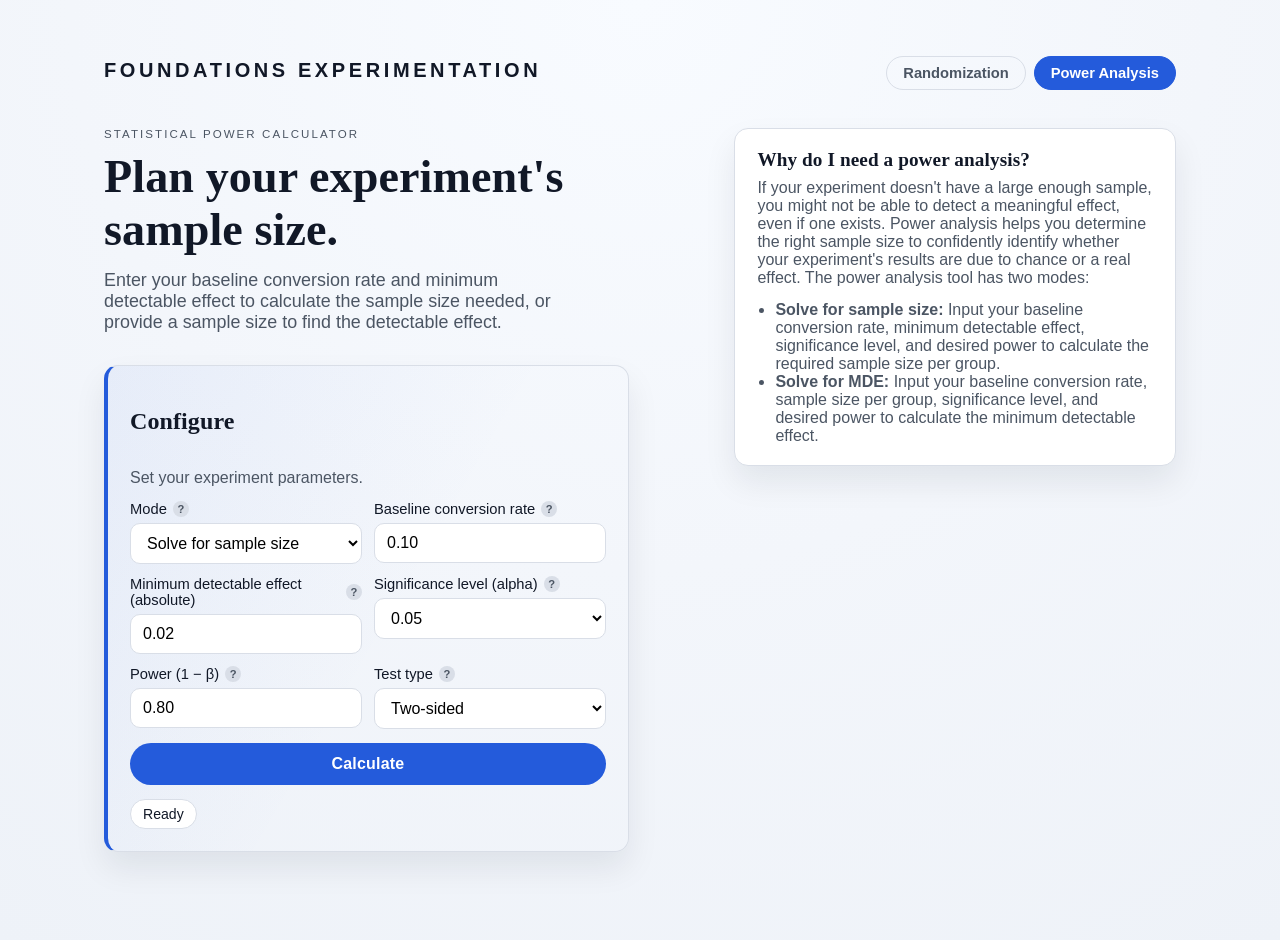
<file: power.html>
<!doctype html>
<html lang="en">
  <head>
    <meta charset="UTF-8" />
    <meta name="viewport" content="width=device-width, initial-scale=1.0" />
    <title>Power Analysis - Foundations Experimentation</title>
    <meta
      name="description"
      content="Power analysis calculator for binary outcomes. Solve for sample size or minimum detectable effect."
    />
    <link rel="stylesheet" href="styles.css" />
  </head>
  <body>
    <main class="page">
      <nav class="site-nav">
        <div class="brand">Foundations Experimentation</div>
        <div class="nav-links">
          <a href="index.html" class="nav-link">Randomization</a>
          <a href="power.html" class="nav-link nav-link--active">Power Analysis</a>
        </div>
      </nav>

      <header class="intro">
        <div class="intro-copy">
          <p class="eyebrow">Statistical power calculator</p>
          <h1>Plan your experiment's sample size.</h1>
          <p class="lede">
            Enter your baseline conversion rate and minimum detectable effect to calculate the
            sample size needed, or provide a sample size to find the detectable effect.
          </p>
        </div>
        <aside class="trust-panel">
          <h2>Why do I need a power analysis?</h2>
          <p>
            If your experiment doesn't have a large enough sample, you might not be able to detect a meaningful effect, even if one exists. Power analysis helps you determine the right sample size to confidently identify whether your experiment's results are due to chance or a real effect.

            The power analysis tool has two modes:
          </p>
          <ul class="trust-list">
            <li><strong>Solve for sample size:</strong> Input your baseline conversion rate, minimum detectable effect, significance level, and desired power to calculate the required sample size per group.</li>
            <li><strong>Solve for MDE:</strong> Input your baseline conversion rate, sample size per group, significance level, and desired power to calculate the minimum detectable effect.</li>
          </ul>
        </aside>
      </header>

      <section class="section-grid">
        <div class="card primary-card">
          <h2>Configure</h2>
          <p class="muted">Set your experiment parameters.</p>
          <div class="form-grid">
            <label>
              <span class="label-row">
                Mode
                <span class="help-icon" tabindex="0">?<span class="help-tooltip">Choose whether to calculate the required sample size (given an MDE) or the minimum detectable effect (given a sample size).</span></span>
              </span>
              <select id="mode">
                <option value="sample_size">Solve for sample size</option>
                <option value="mde">Solve for MDE</option>
              </select>
            </label>
            <label>
              <span class="label-row">
                Baseline conversion rate
                <span class="help-icon" tabindex="0">?<span class="help-tooltip">Your current conversion rate before the experiment. For example, if 10% of users currently convert, enter 0.10.</span></span>
              </span>
              <input id="baselineRate" type="number" min="0.001" max="0.999" step="0.01" value="0.10" />
            </label>
            <label id="mdeLabel">
              <span class="label-row">
                Minimum detectable effect (absolute)
                <span class="help-icon" tabindex="0">?<span class="help-tooltip">The smallest effect size you want to be able to detect. For example, 0.02 means detecting a 2 percentage point change (e.g., 10% to 12%).</span></span>
              </span>
              <input id="mde" type="number" step="0.005" value="0.02" />
            </label>
            <label id="sampleSizeLabel" class="hidden">
              <span class="label-row">
                Sample size per group
                <span class="help-icon" tabindex="0">?<span class="help-tooltip">The number of units (e.g., users) in each experimental group. Both treatment and control will have this many units.</span></span>
              </span>
              <input id="sampleSizeInput" type="number" min="1" step="1" value="1000" />
            </label>
            <label>
              <span class="label-row">
                Significance level (alpha)
                <span class="help-icon" tabindex="0">?<span class="help-tooltip">The probability of a false positive (Type I error). Default is 0.05, which corresponds to 95% confidence. Lower values (e.g., 0.01) are more conservative but require larger samples.</span></span>
              </span>
              <select id="alpha">
                <option value="0.01">0.01</option>
                <option value="0.05" selected>0.05</option>
                <option value="0.10">0.10</option>
              </select>
            </label>
            <label>
              <span class="label-row">
                Power (1 &minus; &beta;)
                <span class="help-icon" tabindex="0">?<span class="help-tooltip">The probability of detecting a true effect when one exists. Default is 0.80 (80%), a widely used standard. Higher power (e.g., 0.90) reduces false negatives but requires larger samples.</span></span>
              </span>
              <input id="power" type="number" min="0.01" max="0.99" step="0.05" value="0.80" />
            </label>
            <label>
              <span class="label-row">
                Test type
                <span class="help-icon" tabindex="0">?<span class="help-tooltip">Two-sided: detects effects in either direction. One-sided (larger): only detects increases. One-sided (smaller): only detects decreases. Two-sided is recommended unless you're certain about the direction.</span></span>
              </span>
              <select id="alternative">
                <option value="two-sided" selected>Two-sided</option>
                <option value="larger">One-sided (larger)</option>
                <option value="smaller">One-sided (smaller)</option>
              </select>
            </label>
          </div>
          <button id="calculateBtn" class="primary">Calculate</button>
          <div id="status" class="status">Ready</div>
          <div id="errorBox" class="error hidden" role="alert"></div>
        </div>

        <div id="resultsCard" class="card wide hidden">
          <h2>2) Results</h2>
          <div id="resultsSummary" class="results-summary"></div>
        </div>
      </section>
    </main>

    <script src="power.js"></script>
  </body>
</html>
</file>
<file: styles.css>
:root {
  color-scheme: light;
  /* Design: restrained palette with a single accent for trust and focus. */
  --ink: #111827;
  --muted: #4b5563;
  --paper: #f5f7fb;
  --surface: #ffffff;
  --accent: #245bdb;
  --border: #d9dee7;
  --focus: rgba(36, 91, 219, 0.25);
  --radius: 14px;
  --shadow: 0 16px 32px rgba(15, 23, 42, 0.08);
}

* {
  box-sizing: border-box;
}

body {
  margin: 0;
  font-family: "IBM Plex Sans", "Source Sans 3", "Avenir Next", "Segoe UI", sans-serif;
  color: var(--ink);
  background: radial-gradient(circle at top, #f8fbff 0%, #f3f6fb 50%, #eef2f8 100%);
  min-height: 100vh;
}

h1,
h2 {
  font-family: "IBM Plex Serif", "Source Serif 4", "Iowan Old Style", "Palatino", serif;
  letter-spacing: 0.1px;
}

.page {
  max-width: 1120px;
  margin: 0 auto;
  padding: 56px 24px 88px;
  display: flex;
  flex-direction: column;
  gap: 32px;
}

.brand {
  font-size: 1.25rem;
  letter-spacing: 0.18em;
  text-transform: uppercase;
  color: var(--ink);
  font-weight: 700;
  margin-bottom: 6px;
}

.intro {
  position: relative;
  display: block;
  padding-right: calc(42.5% + 14px);
}

.eyebrow {
  text-transform: uppercase;
  letter-spacing: 0.18em;
  font-size: 0.72rem;
  margin: 0 0 10px;
  color: var(--muted);
}

.intro-copy h1 {
  font-size: clamp(2.4rem, 3.6vw, 3.4rem);
  margin: 0 0 14px;
}

.lede {
  font-size: 1.12rem;
  margin: 0;
  max-width: 48ch;
  color: var(--muted);
}

.actions {
  margin-top: 22px;
  display: flex;
  flex-direction: column;
  gap: 10px;
}

.caption {
  margin: 0;
  font-size: 0.9rem;
  color: var(--muted);
}

.primary-button {
  display: inline-flex;
  align-items: center;
  justify-content: center;
  padding: 12px 20px;
  border-radius: 999px;
  background: var(--accent);
  color: #fff;
  text-decoration: none;
  font-weight: 600;
  letter-spacing: 0.2px;
  width: fit-content;
  box-shadow: var(--shadow);
  transition: transform 0.2s ease, box-shadow 0.2s ease;
}

.primary-button:hover,
.primary-button:focus-visible {
  transform: translateY(-1px);
  box-shadow: 0 20px 36px rgba(15, 23, 42, 0.12);
}

.trust-panel {
  position: absolute;
  top: 0;
  right: 0;
  width: calc(42.5% - 14px);
  background: var(--surface);
  border: 1px solid var(--border);
  border-radius: var(--radius);
  padding: 20px 22px;
  box-shadow: var(--shadow);
}

.trust-panel h2 {
  margin: 0 0 8px;
  font-size: 1.2rem;
}

.trust-panel p {
  margin: 0 0 14px;
  color: var(--muted);
}

.trust-list {
  margin: 0;
  padding-left: 18px;
  color: var(--muted);
}

.section-grid {
  display: grid;
  grid-template-columns: minmax(0, 1fr) minmax(0, 1fr);
  gap: 22px;
}

.card {
  background: var(--surface);
  border: 1px solid var(--border);
  border-radius: var(--radius);
  padding: 22px;
  box-shadow: var(--shadow);
  display: flex;
  flex-direction: column;
  gap: 14px;
}

.card.wide {
  grid-column: 1 / -1;
}

.primary-card {
  border-left: 4px solid var(--accent);
  background: linear-gradient(120deg, rgba(36, 91, 219, 0.06), transparent 55%);
}

.card-header {
  display: flex;
  align-items: center;
  justify-content: space-between;
  gap: 12px;
}

.header-actions {
  display: flex;
  flex-wrap: wrap;
  gap: 10px;
}

.muted {
  color: var(--muted);
  margin: 0;
}

.file-input {
  border: 1px dashed var(--border);
  border-radius: 12px;
  padding: 18px;
  text-align: center;
  cursor: pointer;
  background: #f9fbff;
  font-weight: 600;
  transition: border-color 0.2s ease, background 0.2s ease;
}

.file-input:hover {
  border-color: var(--accent);
  background: #f3f7ff;
}

.file-input input {
  display: none;
}

.file-meta {
  display: flex;
  justify-content: space-between;
  font-size: 0.92rem;
  color: var(--muted);
}

.status {
  padding: 6px 12px;
  border-radius: 999px;
  border: 1px solid var(--border);
  background: #fff;
  font-size: 0.88rem;
  width: fit-content;
}

.status.error-state {
  background: #fff1ed;
  border-color: #f2b8a8;
}

.error {
  background: #fff1ed;
  border: 1px solid #f2b8a8;
  border-radius: 12px;
  padding: 12px;
  font-size: 0.95rem;
  color: #8a2b1f;
}

.modal {
  position: fixed;
  inset: 0;
  display: grid;
  place-items: center;
  z-index: 100;
}

.modal-backdrop {
  position: absolute;
  inset: 0;
  background: rgba(15, 23, 42, 0.45);
}

.modal-card {
  position: relative;
  background: var(--surface);
  border-radius: 16px;
  padding: 24px;
  width: min(420px, 90vw);
  box-shadow: 0 24px 48px rgba(15, 23, 42, 0.2);
  border: 1px solid var(--border);
  z-index: 1;
}

.modal-header {
  display: flex;
  align-items: center;
  justify-content: space-between;
  gap: 12px;
  margin-bottom: 8px;
}

.modal-header h2 {
  margin: 0;
  font-size: 1.2rem;
}

.modal-card p {
  margin: 0;
  color: var(--muted);
}

.modal-actions {
  margin-top: 18px;
  display: flex;
  justify-content: flex-end;
}

.modal-close {
  border: 1px solid var(--border);
  background: #fff;
  color: var(--muted);
  border-radius: 999px;
  width: 30px;
  height: 30px;
  cursor: pointer;
  font-size: 1.1rem;
  line-height: 1;
  display: inline-flex;
  align-items: center;
  justify-content: center;
  transition: border-color 0.2s ease, color 0.2s ease;
}

.modal-close:hover,
.modal-close:focus {
  border-color: var(--accent);
  color: var(--accent);
}

.form-grid {
  display: grid;
  grid-template-columns: repeat(2, minmax(0, 1fr));
  gap: 12px;
}

label {
  display: flex;
  flex-direction: column;
  gap: 6px;
  font-size: 0.92rem;
  color: var(--ink);
}

input,
select,
button {
  font-family: inherit;
  font-size: 1rem;
}

input,
select {
  padding: 10px 12px;
  border-radius: 10px;
  border: 1px solid var(--border);
  background: #fff;
  transition: border-color 0.2s ease, box-shadow 0.2s ease;
}

input:focus,
select:focus,
button:focus {
  outline: none;
  border-color: var(--accent);
  box-shadow: 0 0 0 3px var(--focus);
}

.strata {
  border-top: 1px solid var(--border);
  padding-top: 12px;
}

.strata-title {
  margin: 0;
  font-weight: 600;
}

.check-grid {
  display: grid;
  grid-template-columns: repeat(auto-fit, minmax(160px, 1fr));
  gap: 8px;
}

.check-grid label {
  flex-direction: row;
  align-items: center;
  border: 1px solid var(--border);
  border-radius: 999px;
  padding: 6px 10px;
  gap: 8px;
  background: #fff;
}

.primary {
  background: var(--accent);
  color: #fff;
  border: none;
  padding: 12px 18px;
  border-radius: 999px;
  cursor: pointer;
  font-weight: 600;
  letter-spacing: 0.2px;
  transition: transform 0.2s ease, box-shadow 0.2s ease;
}

.primary:hover {
  transform: translateY(-1px);
  box-shadow: 0 18px 32px rgba(15, 23, 42, 0.12);
}

.primary:disabled {
  opacity: 0.6;
  cursor: not-allowed;
  box-shadow: none;
}

.ghost {
  background: transparent;
  border: 1px solid var(--border);
  padding: 10px 16px;
  border-radius: 999px;
  cursor: pointer;
  transition: border-color 0.2s ease, color 0.2s ease;
}

.ghost:hover {
  border-color: var(--accent);
  color: var(--accent);
}

.ghost:disabled {
  opacity: 0.5;
  cursor: not-allowed;
}


.table-wrap {
  overflow: auto;
  border: 1px solid var(--border);
  border-radius: 12px;
  background: #fff;
}

#previewTable {
  width: 100%;
  border-collapse: collapse;
  font-size: 0.9rem;
}

#previewTable th,
#previewTable td {
  border-bottom: 1px solid #eef1f6;
  padding: 8px 10px;
  text-align: left;
  white-space: nowrap;
}

#previewTable th {
  background: #f6f8fc;
  position: sticky;
  top: 0;
  z-index: 1;
  font-weight: 600;
}

.hidden {
  display: none;
}

/* ---------------------------------------------------------------------------
   Navigation
   --------------------------------------------------------------------------- */

.site-nav {
  display: flex;
  align-items: center;
  justify-content: space-between;
  gap: 16px;
  margin-bottom: 6px;
}

.nav-links {
  display: flex;
  gap: 8px;
}

.nav-link {
  padding: 8px 16px;
  border-radius: 999px;
  border: 1px solid var(--border);
  text-decoration: none;
  color: var(--muted);
  font-size: 0.92rem;
  font-weight: 600;
  transition: border-color 0.2s ease, color 0.2s ease;
}

.nav-link:hover {
  border-color: var(--accent);
  color: var(--accent);
}

.nav-link--active {
  background: var(--accent);
  color: #fff;
  border-color: var(--accent);
}

/* ---------------------------------------------------------------------------
   Help icons and tooltips
   --------------------------------------------------------------------------- */

.label-row {
  display: flex;
  align-items: center;
  gap: 6px;
}

.help-icon {
  display: inline-flex;
  align-items: center;
  justify-content: center;
  width: 16px;
  height: 16px;
  border-radius: 50%;
  background: var(--border);
  color: var(--muted);
  font-size: 0.7rem;
  font-weight: 700;
  cursor: help;
  position: relative;
  flex-shrink: 0;
  transition: background 0.2s ease, color 0.2s ease;
}

.help-icon:hover,
.help-icon:focus {
  background: var(--accent);
  color: #fff;
  outline: none;
}

.help-tooltip {
  position: absolute;
  bottom: calc(100% + 8px);
  left: 50%;
  transform: translateX(-50%);
  width: 240px;
  padding: 10px 12px;
  background: var(--ink);
  color: #fff;
  font-size: 0.82rem;
  font-weight: 400;
  line-height: 1.45;
  border-radius: 8px;
  box-shadow: 0 8px 24px rgba(15, 23, 42, 0.25);
  opacity: 0;
  visibility: hidden;
  transition: opacity 0.2s ease, visibility 0.2s ease;
  z-index: 10;
  pointer-events: none;
}

.help-tooltip::after {
  content: "";
  position: absolute;
  top: 100%;
  left: 50%;
  transform: translateX(-50%);
  border: 6px solid transparent;
  border-top-color: var(--ink);
}

.help-icon:hover .help-tooltip,
.help-icon:focus .help-tooltip {
  opacity: 1;
  visibility: visible;
}

/* ---------------------------------------------------------------------------
   Results display (power analysis)
   --------------------------------------------------------------------------- */

.results-summary {
  display: grid;
  grid-template-columns: 1fr 1fr;
  gap: 12px;
}

.result-item {
  display: flex;
  flex-direction: column;
  gap: 4px;
}

.result-label {
  font-size: 0.85rem;
  color: var(--muted);
  text-transform: uppercase;
  letter-spacing: 0.1em;
}

.result-value {
  font-size: 1.5rem;
  font-weight: 700;
  font-family: "IBM Plex Serif", "Source Serif 4", "Iowan Old Style", "Palatino", serif;
  color: var(--ink);
}

.result-value.highlight {
  color: var(--accent);
}

/* ---------------------------------------------------------------------------
   Responsive
   --------------------------------------------------------------------------- */

@media (max-width: 900px) {
  .intro {
    padding-right: 0;
  }

  .trust-panel {
    position: static;
    width: 100%;
    margin-top: 20px;
  }

  .section-grid {
    grid-template-columns: 1fr;
  }

  .card-header {
    flex-direction: column;
    align-items: flex-start;
  }

  .form-grid {
    grid-template-columns: 1fr;
  }

  .file-meta {
    flex-direction: column;
    gap: 6px;
    align-items: flex-start;
  }

  .site-nav {
    flex-direction: column;
    align-items: flex-start;
  }

  .results-summary {
    grid-template-columns: 1fr;
  }

  .help-tooltip {
    left: 0;
    transform: translateX(0);
    width: 200px;
  }

  .help-tooltip::after {
    left: 12px;
    transform: none;
  }
}
</file>
